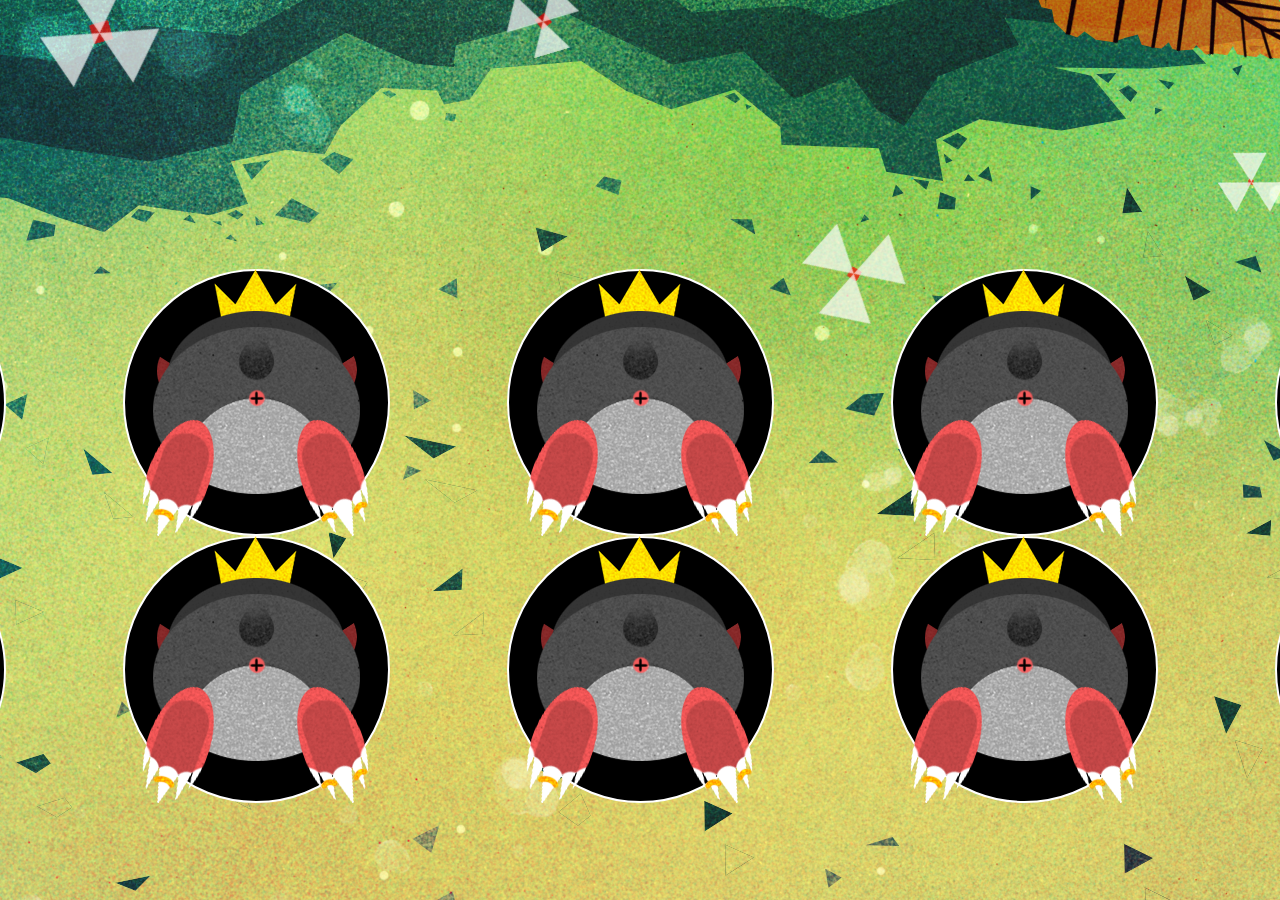
<file: index.html>
<!DOCTYPE html>
<html lang="en">

  <head>
    <meta charset="UTF-8" />
    <meta http-equiv="X-UA-Compatible" content="IE=edge" />
    <meta name="viewport" content="width=device-width, initial-scale=1.0" />
    <title>Mole Game</title>
    <link rel="stylesheet" href="./css/mole.css" />
  </head>

  <body>
    <div class="game-board">
      <section class="score-container">
        <div class="score">
          <img src="./images/worm.png" alt="score" class="worm" />
        </div>
      </section>
      <section class="board-container">
        <div class="mole-container">
          <div class="hole">
            <img src="./images/mole-hungry.png" alt="mole" class="mole" data-index="0" />
          </div>
        </div>
        <div class="mole-container">
          <div class="hole">
            <img src="./images/mole-hungry.png" alt="mole" class="mole" data-index="1" />
          </div>
        </div>
        <div class="mole-container">
          <div class="hole">
            <img src="./images/mole-hungry.png" alt="mole" class="mole" data-index="2" />
          </div>
        </div>
        <div class="mole-container">
          <div class="hole">
            <img src="./images/mole-hungry.png" alt="mole" class="mole" data-index="3" />
          </div>
        </div>
        <div class="mole-container">
          <div class="hole">
            <img src="./images/mole-hungry.png" alt="mole" class="mole" data-index="4" />
          </div>
        </div>
        <div class="mole-container">
          <div class="hole">
            <img src="./images/mole-hungry.png" alt="mole" class="mole" data-index="5" />
          </div>
        </div>
        <div class="mole-container">
          <div class="hole">
            <img src="./images/mole-hungry.png" alt="mole" class="mole" data-index="6" />
          </div>
        </div>
        <div class="mole-container">
          <div class="hole">
            <img src="./images/mole-hungry.png" alt="mole" class="mole" data-index="7" />
          </div>
        </div>
        <div class="mole-container">
          <div class="hole">
            <img src="./images/mole-hungry.png" alt="mole" class="mole" data-index="8" />
          </div>
        </div>
        <div class="mole-container">
          <div class="hole">
            <img src="./images/mole-hungry.png" alt="mole" class="mole" data-index="9" />
          </div>
        </div>
      </section>
    </div>
    <div class="win hide">
      <section class="winning-container">
        <img src="./images/win.png" alt="Congratulations, you won!" class="winning-img" />
      </section>
    </div>
    <script src="./mole.js"></script>
  </body>

</html>
</file>
<file: css/mole.css>
html {
  box-sizing: border-box;
}

*,
*::before,
*::after {
  box-sizing: inherit;
}

body {
  margin: 0;
  padding: 0;
  background-color: #c0c86d;
  display: flex;
  justify-content: center;
  align-items: center;
  flex-direction: column;
  width: 100vw;
  height: 100vh;
}

.game-board {
  background-image: url("../images/background.png");
  background-repeat: no-repeat;
  cursor: url("../images/cursor.png"), auto;
  width: 1920px;
  height: 1080px;
  display: flex;
  justify-content: center;
  align-items: center;
  flex-flow: column;
}

.score-container {
  flex-basis: 15%;
  margin: 0;
  padding: 0;
  display: flex;
  justify-content: center;
  align-items: center;
  width: 100%;
  height: 100%;
}

.score {
  flex: 1 1 0;
  display: flex;
  justify-content: center;
  align-items: center;
}

.worm {
  width: 100%;
  height: 100%;
  clip-path: inset(0 100% 0 0);
  transition: clip-path 0.5s ease-in-out;
}

.board-container {
  margin: 0;
  padding: 0;
  display: flex;
  justify-content: space-around;
  align-items: center;
  flex-wrap: wrap;
  width: 100%;
}

.mole-container {
  flex-basis: 20%;
  margin: 0;
  padding: 0;
  display: flex;
  justify-content: center;
  align-items: center;
}

.hole {
  display: flex;
  justify-content: center;
  align-items: center;
  background-color: black;
  border-radius: 50%;
  width: 267px;
  height: 267px;
  border: 2px solid white;
}

.hungry {
  cursor: url("../images/cursor-worm.png"), auto;
}

.gone {
  display: none;
}

.show {
  display: block;
}

.hide {
  display: none;
}

.winning-container {
  margin: 0;
  padding: 0;
  display: flex;
  justify-content: center;
  align-items: center;
}

.winning-img {
  max-height: 100vh;
}
</file>
